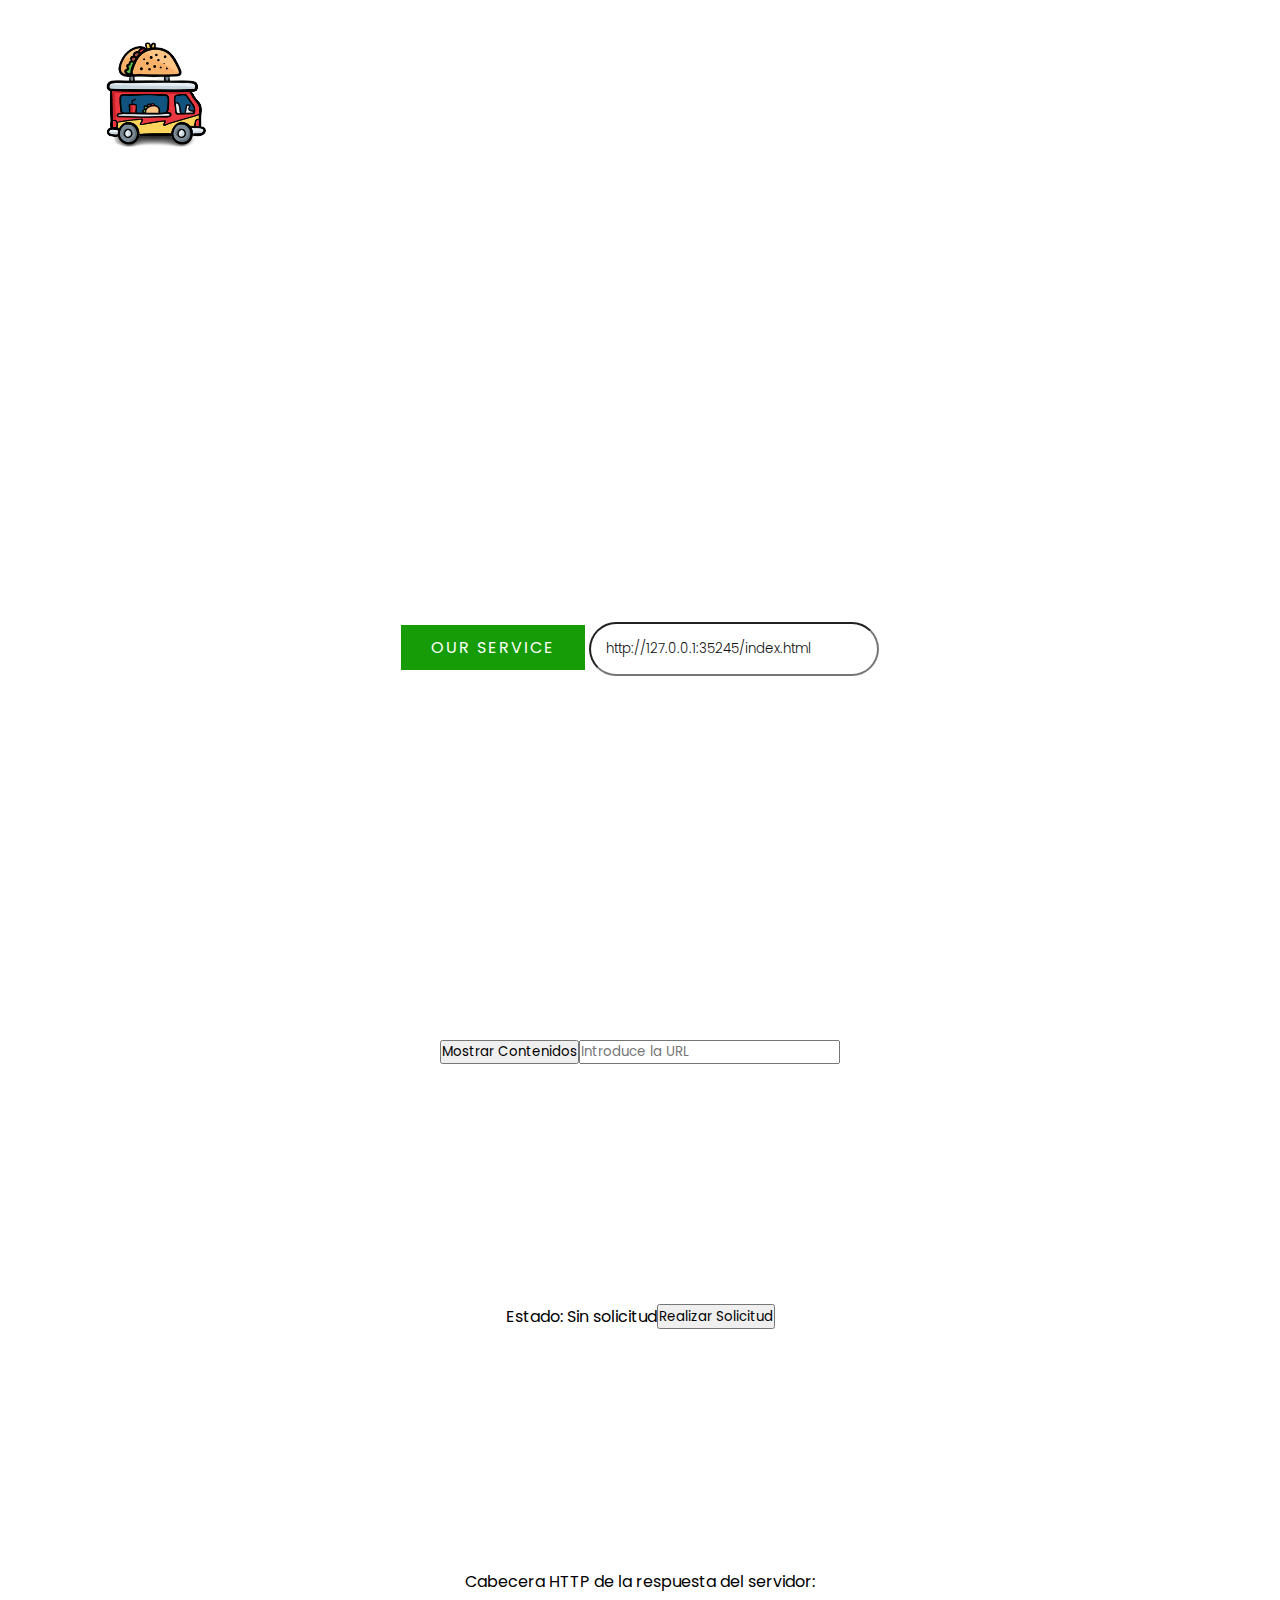
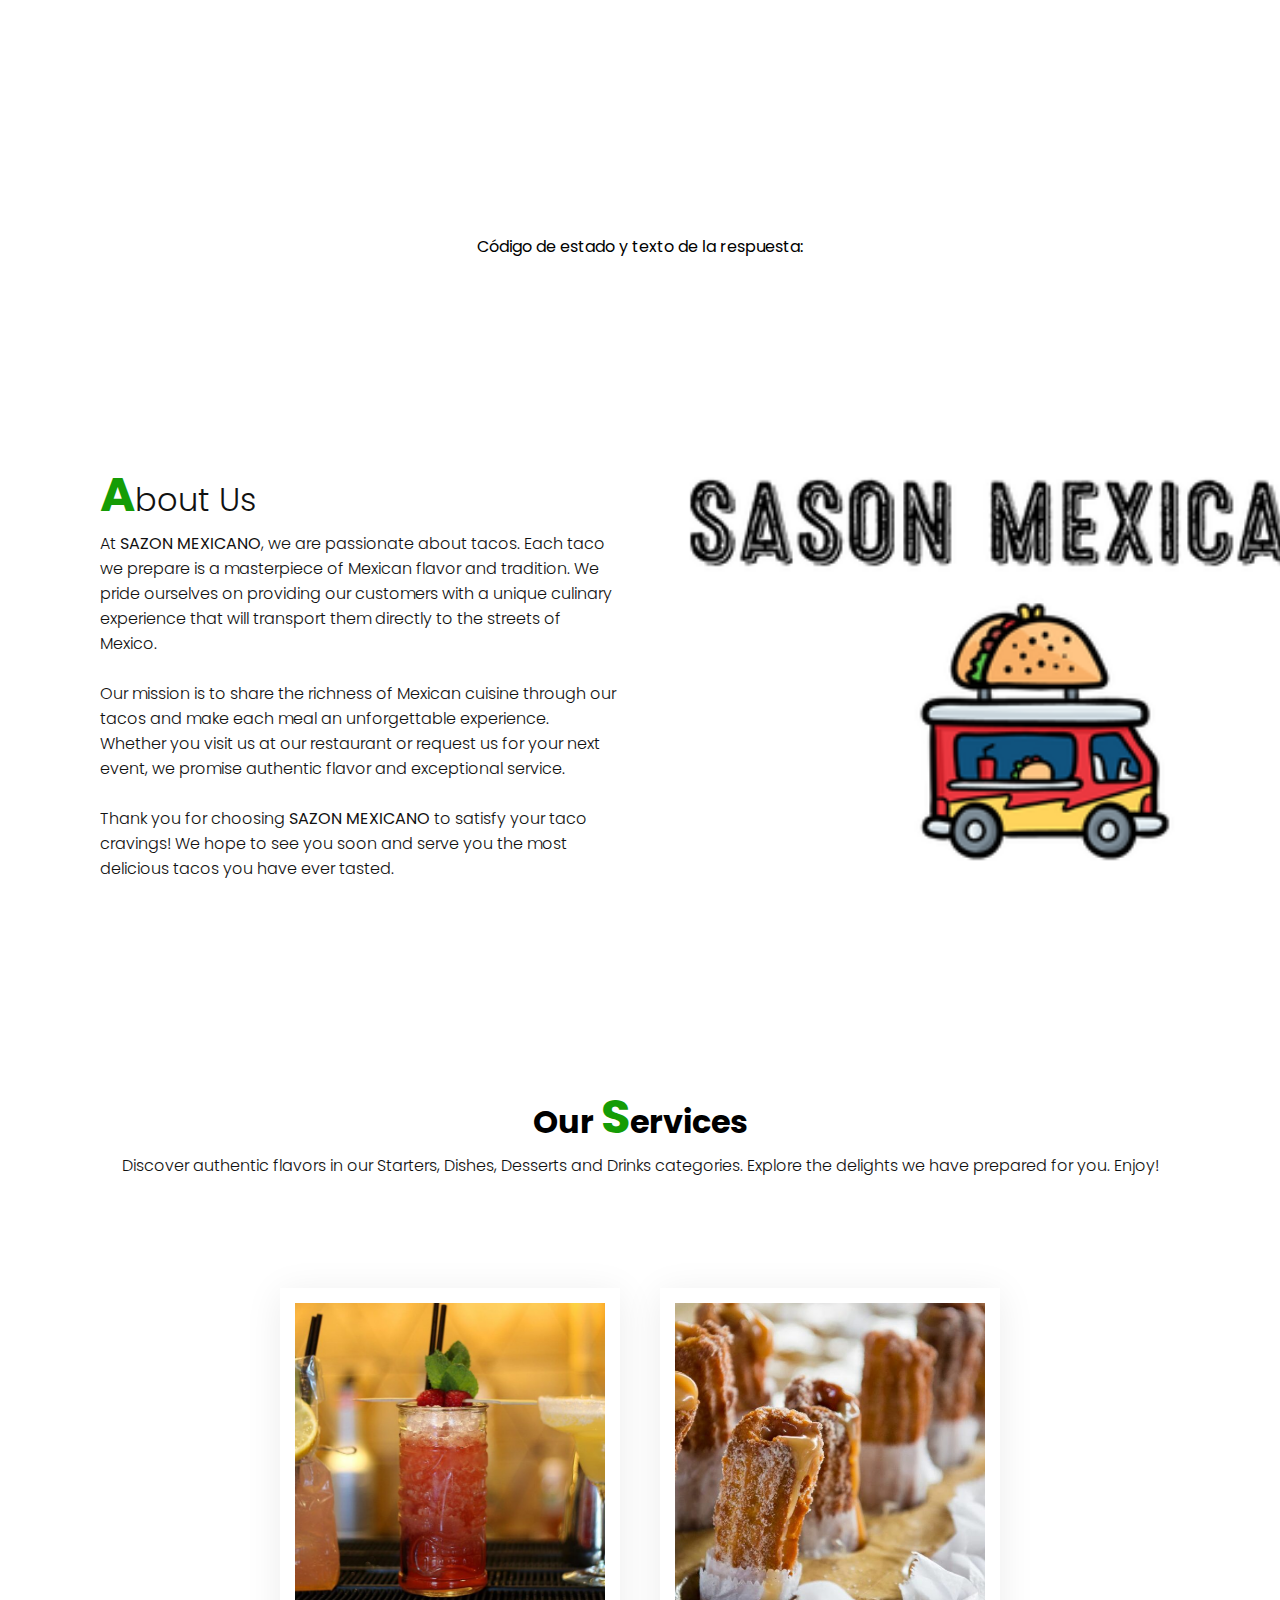
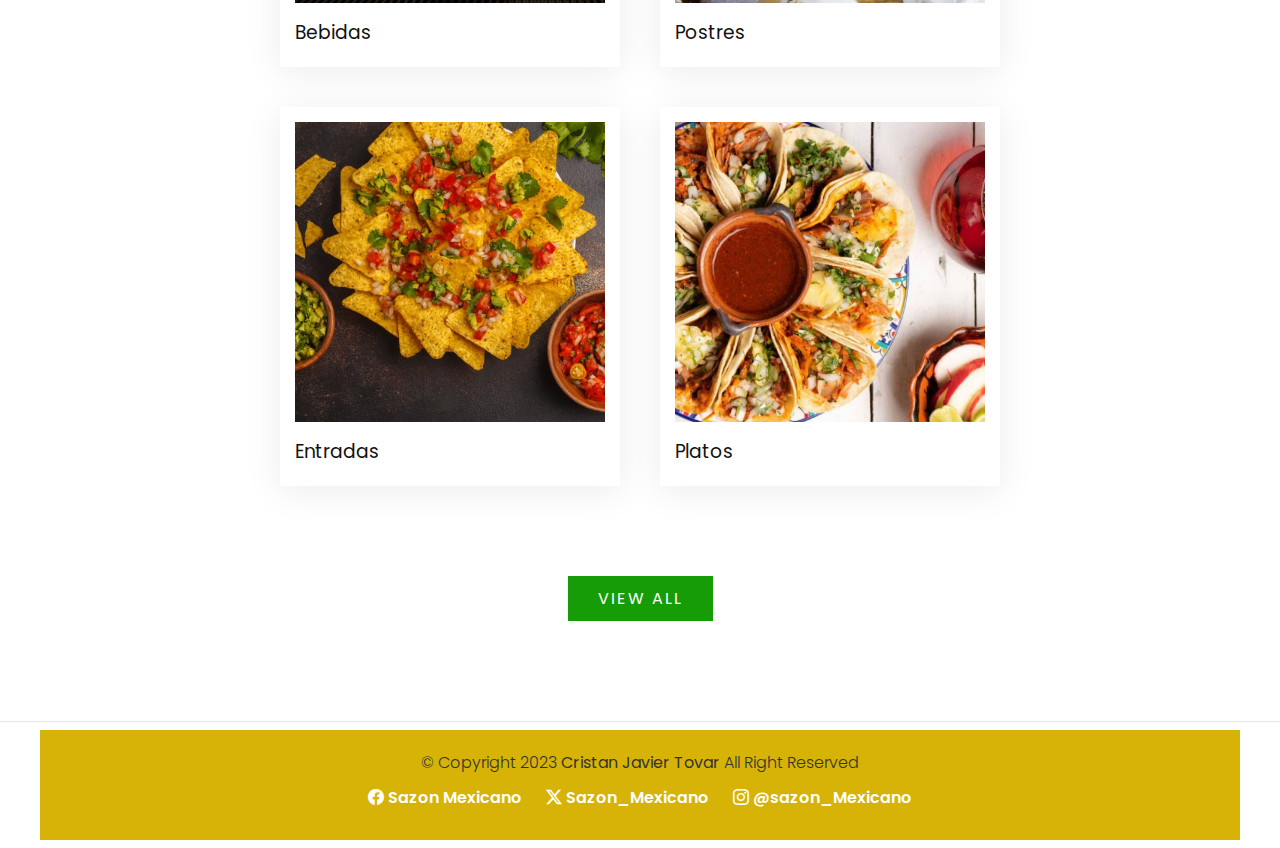
<file: index.html>
<html>
  <head>
    <meta charset="UTF-8" />
    <meta name="viewport" content="width=device-width, initial-scale=1.0" />
    <link rel="stylesheet" type="text/css" href="css/style.css" />
    <title>Taqueria</title>
    <link rel="stylesheet" href="https://cdn.jsdelivr.net/npm/bootstrap-icons@1.11.1/font/bootstrap-icons.css">
  </head>
  <body>
    <header>
      <a href="#" class="logo"><img src="img/logo.png"><b>SAZON MEXICANO</b></a>
      <div class="menuToggle" onclick="toggleMenu()"></div>
      <ul class="navigation">
        <li><a href="#banner" onclick="toggleMenu()">Home</a></li>
        <li><a href="#about" onclick="toggleMenu()">About</a></li>
        <li><a href="menu.html" onclick="toggleMenu()">Menu</a></li>
        <li><a href="confirmacion.html" onclick="toggleMenu()">Contact</a></li>
      </ul>
    </header>
    <section class="banner" id="banner">
      <div class="content">
        <h2>Always choose the best </h2>
        <p>
          At <b>SAZON MEXICANO</b> , we are dedicated to bringing the authentic taco 
          experience to your palate. Our commitment is to offer you the most 
          delicious flavors of Mexican cuisine, prepared with fresh ingredients 
          of the highest quality.
        </p>
        <a href="#menu" class="btn">Our service</a>
        <input class="urlBox"  type="text" id="urlBox" readonly>
      </div>
    </section>

    <section class="ajax" id="ajax">
      <input type="text" id="urlBox2" placeholder="Introduce la URL">
      <button onclick="mostrarContenido()">Mostrar Contenidos</button>
      <div id="zonaContenidos"></div>
    </section>

    <section class="ajax" id="ajax">
      <button onclick="realizarSolicitud()">Realizar Solicitud</button>
      <div id="zonaEstados">Estado: Sin solicitud</div>
    </section>

    <section class="ajax" id="ajax">
      <div id="zonaCabeceras">Cabecera HTTP de la respuesta del servidor:</div>
    </section>

    <section class="ajax" id="ajax">
      <div id="zonaCodigoEstado">Código de estado y texto de la respuesta:</div>
    </section>

    <section class="about" id="about">
      <div class="row">
        <div class="col50">
          <h2 class="titeText"><span>A</span>bout Us</h2>
          <p>
            At <b>SAZON MEXICANO</b>, we are passionate about tacos. 
            Each taco we prepare is a masterpiece of Mexican flavor and tradition. 
            We pride ourselves on providing our customers with a unique culinary 
            experience that will transport them directly to the streets of Mexico.
            <br /><br />
            Our mission is to share the richness of Mexican cuisine through 
            our tacos and make each meal an unforgettable experience. Whether 
            you visit us at our restaurant or request us for your next event, 
            we promise authentic flavor and exceptional service.
            <br /><br />
            Thank you for choosing <b>SAZON MEXICANO</b> to satisfy your 
            taco cravings! We hope to see you soon and serve you the most 
            delicious tacos you have ever tasted.
          </p>
        </div>
        <div class="col50">
          <div class="imgBx">
            <img
              src="img/logo-grande.png"
            />
          </div>
        </div>
      </div>
    </section>
    <section class="menu" id="menu">
      <div class="title">
        <h1 class="titleText">Our <span>S</span>ervices</h1>
        <p>
          Discover authentic flavors in our Starters, Dishes, 
          Desserts and Drinks categories. Explore the delights 
          we have prepared for you. Enjoy!
        </p>
      </div>
      <br /><br />
      <div class="content">
        <div class="box">
          <div class="imgBx">
            <img
              src="img/postre.jpeg"
              alt=""
            />
          </div>
          <div class="text">
            <h3>Postres</h3>
          </div>
        </div>
        <div class="box">
          <div class="imgBx">
            <img
              src="img/bebidas.jpeg"
              alt=""
            />
          </div>
          <div class="text">
            <h3>Bebidas</h3>
          </div>
        </div>
        <div class="box">
          <div class="imgBx">
            <img
              src="img/plato.jpeg"
              alt=""
            />
          </div>
          <div class="text">
            <h3>Platos</h3>
          </div>
        </div>
        <div class="box">
          <div class="imgBx">
            <img
              src="img/entrada.webp"
              alt=""
            />
          </div>
          <div class="text">
            <h3>Entradas</h3>
          </div>
        </div>
      </div>
      <br /><br />
      <div class="title">
        <a href="menu.html" class="btn">View All</a>
      </div>
    </section>
    <div class="copyrightText">
      <footer>
        <div class="footer-content">
          <p>&copy; Copyright 2023 <b>Cristan Javier Tovar</b> All Right Reserved</p>
          <ul class="social-links">
            <li><a href="#" target="_blank"><i class="bi bi-facebook"></i> Sazon Mexicano</a></li>
            <li><a href="#" target="_blank"><i class="bi bi-twitter-x"></i> Sazon_Mexicano</a></li>
            <li><a href="#" target="_blank"><i class="bi bi-instagram"></i> @sazon_Mexicano</a></li>
          </ul>
        </div>
      </footer>
    </div>
    
    <script src="js/script.js"></script>
    <script src="https://code.jquery.com/jquery-3.6.0.min.js"></script>
  </body>
</html>
</file>
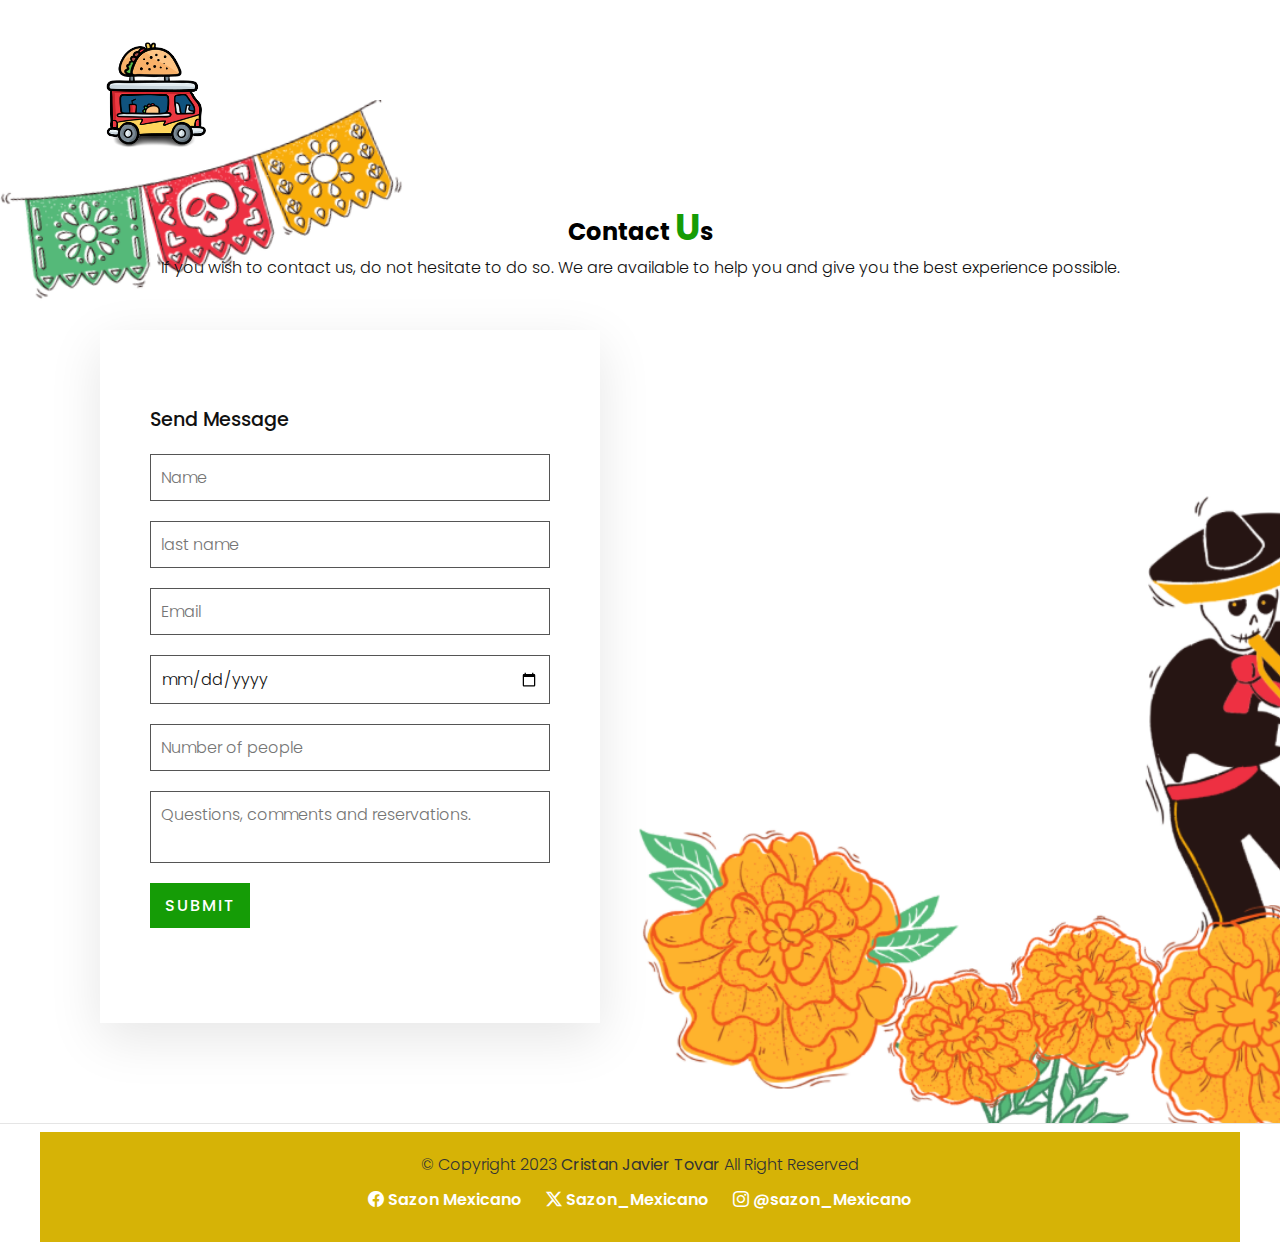
<file: confirmacion.html>
<html>
  <head>
    <meta charset="UTF-8" />
    <meta name="viewport" content="width=device-width, initial-scale=1.0" />
    <link rel="stylesheet" type="text/css" href="css/style.css" />
    <title>Taqueria</title>
    <link rel="stylesheet" href="https://cdn.jsdelivr.net/npm/bootstrap-icons@1.11.1/font/bootstrap-icons.css">

  </head>
  <body>
    <header>
        <a href="#" class="logo"><img src="img/logo.png"><b>SAZON MEXICANO</b></a>
        <div class="menuToggle" onclick="toggleMenu()"></div>
        <ul class="navigation">
          <li><a href="index.html" onclick="toggleMenu()">Home</a></li>
          <li><a href="index.html" onclick="toggleMenu()">About</a></li>
          <li><a href="menu.html" onclick="toggleMenu()">Menu</a></li>
          <li><a href="confirmacion.html" onclick="toggleMenu()">Contact</a></li>
      </ul>
    </header>
    <br /><br /><br /><br />
    <section class="contact" id="contact" style="background: url('img/fondo-contacto.png');
    background-size: cover;">
      <div class="title">
        <h2 class="titleText">Contact <span>U</span>s</h2>
        <p>
          If you wish to contact us, do not hesitate to do so. We are available 
          to help you and give you the best experience possible.
        </p>
      </div>
      <div class="contactForm">
        <h3>Send Message</h3>
        <div class="inputBox">
          <input type="text" placeholder="Name" />
        </div>
        <div class="inputBox">
            <input type="text" placeholder="last name" />
          </div>
        <div class="inputBox">
          <input type="text" placeholder="Email" />
        </div>
        <div class="inputBox">
            <input type="date" placeholder="date" />
        </div>
        <div class="inputBox">
            <input type="number" placeholder="Number of people" />
        </div>
        <div class="inputBox">
          <textarea placeholder="Questions, comments and reservations."></textarea>
        </div>
        <div class="inputBox">
          <input type="submit" placeholder="Send" />
        </div>
      </div>
    </section>
    <div class="copyrightText">
        <footer>
          <div class="footer-content">
            <p>&copy; Copyright 2023 <b>Cristan Javier Tovar</b> All Right Reserved</p>
            <ul class="social-links">
              <li><a href="#" target="_blank"><i class="bi bi-facebook"></i> Sazon Mexicano</a></li>
              <li><a href="#" target="_blank"><i class="bi bi-twitter-x"></i> Sazon_Mexicano</a></li>
              <li><a href="#" target="_blank"><i class="bi bi-instagram"></i> @sazon_Mexicano</a></li>
            </ul>
          </div>
        </footer>
      </div>
    <script src="js/script.js"></script>
  </body>
</html>
</file>
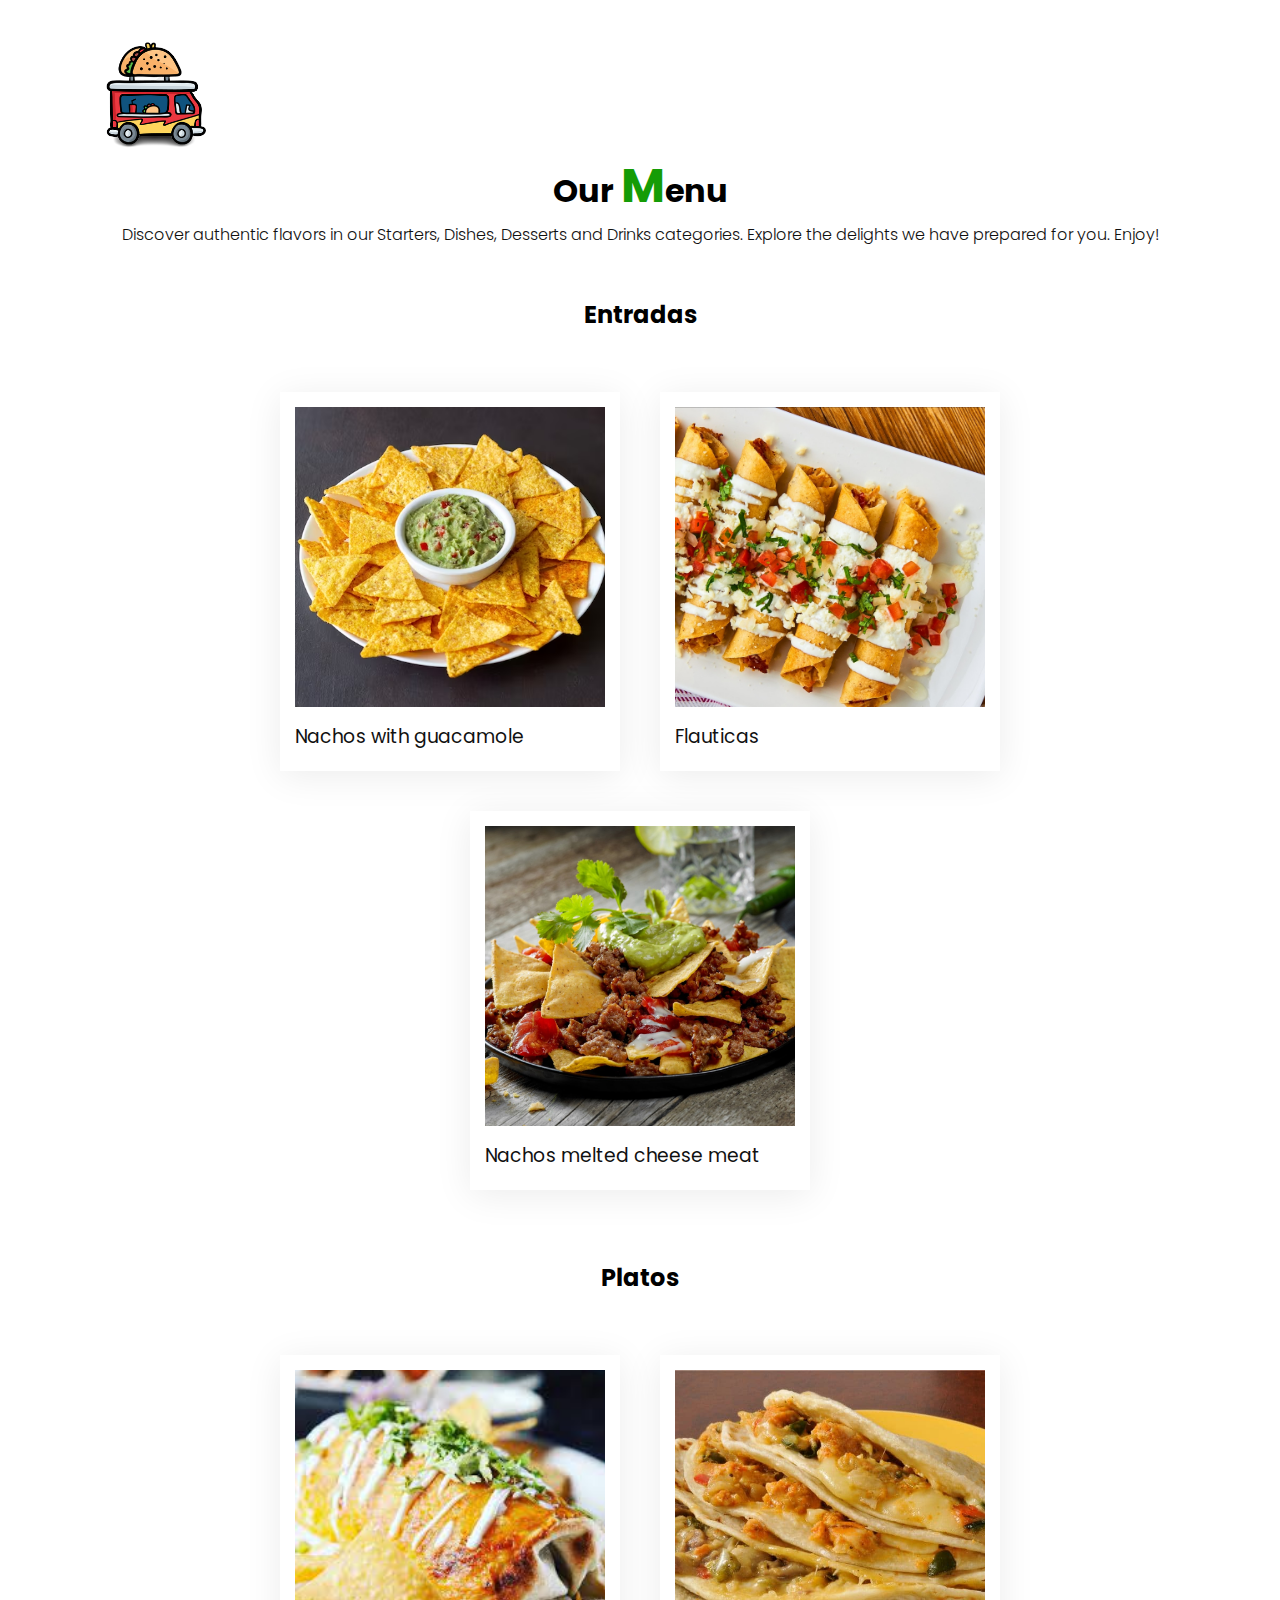
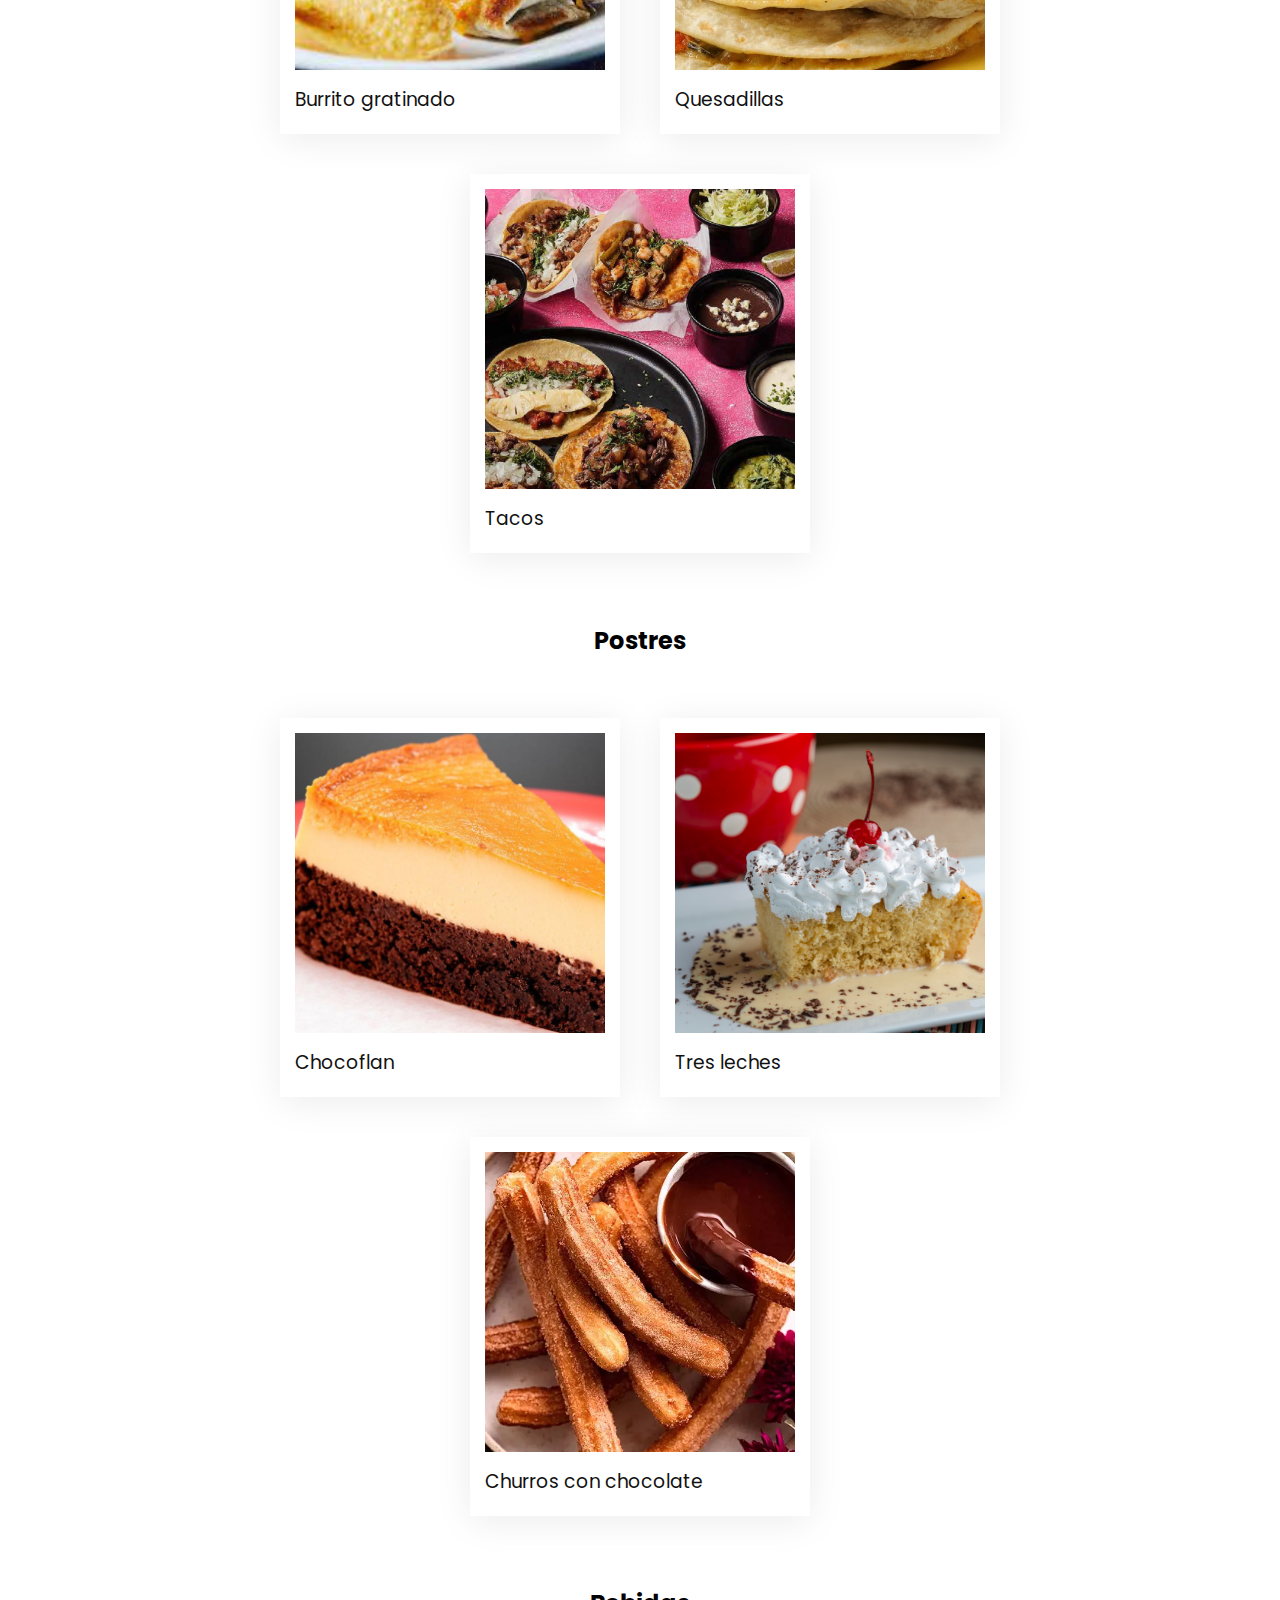
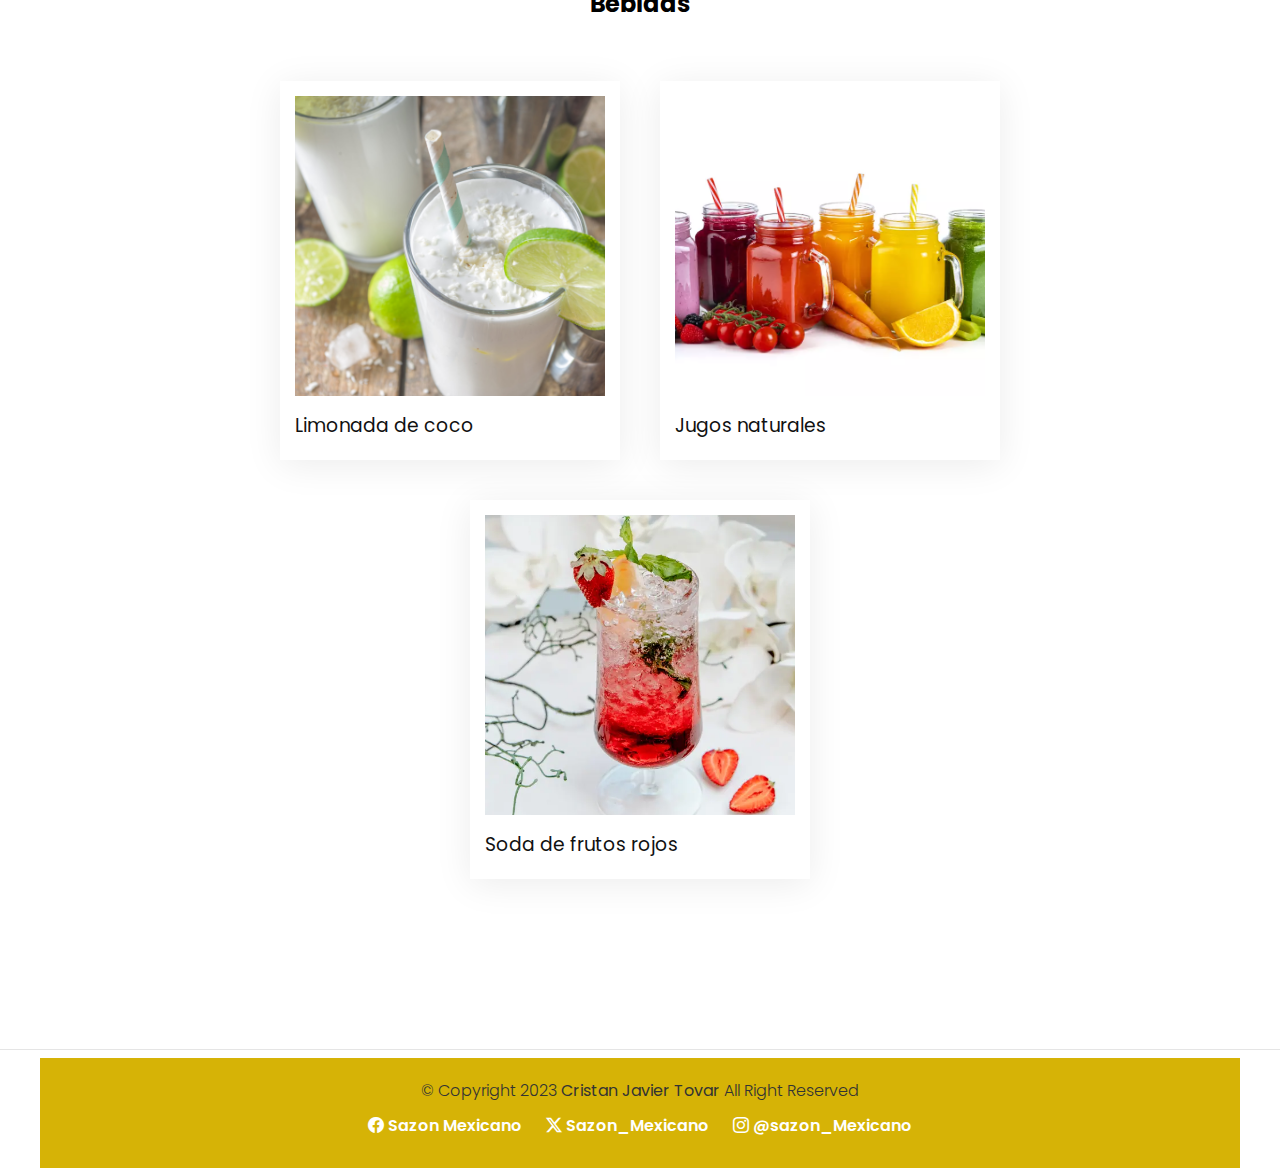
<file: menu.html>
<html>
  <head>
    <meta charset="UTF-8" />
    <meta name="viewport" content="width=device-width, initial-scale=1.0" />
    <link rel="stylesheet" type="text/css" href="css/style.css" />
    <title>Taqueria</title>
    <link rel="stylesheet" href="https://cdn.jsdelivr.net/npm/bootstrap-icons@1.11.1/font/bootstrap-icons.css">

  </head>
  <body>
    <header>
      <a href="#" class="logo"><img src="img/logo.png"><b>SAZON MEXICANO</b></a>
      <div class="menuToggle" onclick="toggleMenu()"></div>
      <ul class="navigation">
        <li><a href="index.html" onclick="toggleMenu()">Home</a></li>
        <li><a href="index.html" onclick="toggleMenu()">About</a></li>
        <li><a href="menu.html" onclick="toggleMenu()">Menu</a></li>
        <li><a href="confirmacion.html" onclick="toggleMenu()">Contact</a></li>
      </ul>
    </header>
    <br /><br />
    <section class="menu" id="menu">
      <div class="title">
        <h1 class="titleText">Our <span>M</span>enu</h1>
        <p>
          Discover authentic flavors in our Starters, Dishes, 
          Desserts and Drinks categories. Explore the delights 
          we have prepared for you. Enjoy!
        </p>
      </div>
      <br /><br />
      <h2 class="titleText"><center>Entradas</center></h2>
      <div class="content">
        <div class="box">
          <div class="imgBx">
            <img
              src="img/flauticas.jpeg"
              alt=""
            />
          </div>
          <div class="text">
            <h3>Flauticas</h3>
          </div>
        </div>
        <div class="box">
          <div class="imgBx">
            <img
              src="img/guacamole-nachos.avif"
              alt=""
            />
          </div>
          <div class="text">
            <h3>Nachos with guacamole</h3>
          </div>
        </div>
        <div class="box">
          <div class="imgBx">
            <img
              src="img/nachos-queso-carne.jpeg"
              alt=""
            />
          </div>
          <div class="text">
            <h3>Nachos melted cheese meat</h3>
          </div>
        </div>
      </div>
      <br /><br />
      <h2 class="titleText"><center>Platos</center></h2>
      <div class="content">
        <div class="box">
          <div class="imgBx">
            <img
              src="img/quesadillas.jpeg"
              alt=""
            />
          </div>
          <div class="text">
            <h3>Quesadillas</h3>
          </div>
        </div>
        <div class="box">
          <div class="imgBx">
            <img
              src="img/burrito.jpeg"
              alt=""
            />
          </div>
          <div class="text">
            <h3>Burrito gratinado</h3>
          </div>
        </div>
        <div class="box">
          <div class="imgBx">
            <img
              src="img/tacos.png"
              alt=""
            />
          </div>
          <div class="text">
            <h3>Tacos</h3>
          </div>
        </div>
      </div>
      <br /><br />
      <h2 class="titleText"><center>Postres</center></h2>
      <div class="content">
        <div class="box">
          <div class="imgBx">
            <img
              src="img/tres-leches.jpeg"
              alt=""
            />
          </div>
          <div class="text">
            <h3>Tres leches</h3>
          </div>
        </div>
        <div class="box">
          <div class="imgBx">
            <img
              src="img/chocoflan.jpeg"
              alt=""
            />
          </div>
          <div class="text">
            <h3>Chocoflan</h3>
          </div>
        </div>
        <div class="box">
          <div class="imgBx">
            <img
              src="img/churros-chocolate.webp"
              alt=""
            />
          </div>
          <div class="text">
            <h3>Churros con chocolate</h3>
          </div>
        </div>
      </div>
      <br /><br />
      <h2 class="titleText"><center>Bebidas</center></h2>
      <div class="content">
        <div class="box">
          <div class="imgBx">
            <img
              src="img/jugos.webp"
              alt=""
            />
          </div>
          <div class="text">
            <h3>Jugos naturales</h3>
          </div>
        </div>
        <div class="box">
          <div class="imgBx">
            <img
              src="img/Limonada-coco.jpeg"
              alt=""
            />
          </div>
          <div class="text">
            <h3>Limonada de coco</h3>
          </div>
        </div>
        <div class="box">
          <div class="imgBx">
            <img
              src="img/soda-frutosrojos.webp"
              alt=""
            />
          </div>
          <div class="text">
            <h3>Soda de frutos rojos</h3>
          </div>
        </div>
      </div>
      <br /><br />

    </section>

    <div class="copyrightText">
        <footer>
          <div class="footer-content">
            <p>&copy; Copyright 2023 <b>Cristan Javier Tovar</b> All Right Reserved</p>
            <ul class="social-links">
              <li><a href="#" target="_blank"><i class="bi bi-facebook"></i> Sazon Mexicano</a></li>
              <li><a href="#" target="_blank"><i class="bi bi-twitter-x"></i> Sazon_Mexicano</a></li>
              <li><a href="#" target="_blank"><i class="bi bi-instagram"></i> @sazon_Mexicano</a></li>
            </ul>
          </div>
        </footer>
      </div>
    <script src="js/script.js"></script>
  </body>
</html>
</file>
<file: css/style.css>
@import url('https://fonts.googleapis.com/css?family=Poppins:200,300,400,500,600,700,800,900&display=swap');
* {
  margin: 0;
  padding: 0;
  box-sizing: border-box;
  font-family: 'Poppins', sans-serif;
  scroll-behavior: smooth;
}
body {
  min-height: 1000px;
}
p {
  font-weight: 300;
  color: #111;
}
header {
  position: fixed;
  top: 0;
  left: 0;
  width: 100%;
  padding: 40px 100px;
  z-index: 10000;
  display: flex;
  justify-content: space-between;
  align-items: center;
  transition: 0.5s;
}
.sticky {
  background-color: #fff;
  padding: 10px 100px;
  box-shadow: 0 5px 20px rgba(0, 0, 0, 0.05);
}
header .logo {
  color: #fff;
  font-size: 2em;
  text-decoration: none;
  display: flex;
}
.sticky .logo {
  color: #111;
}
header .logo img {
    width: 7rem;
    border-radius: 20px;
    display: flex;
}
header .navigation {
  position: relative;
  display: flex;
}
header .navigation li {
  list-style: none;
  margin-left: 30px;
}
header .navigation li a {
  text-decoration: none;
  color: #fff;
  font-size: 1.5rem;
}
.sticky .navigation li a {
  color: #111;
}
header .navigation li a:hover {
  color: #159c06;
}
.banner {
  position: relative;
  width: 100%;
  height: 100vh;
  display: flex;
  justify-content: center;
  align-items: center;
  background: url('https://www.elespectador.com/resizer/mhjKGPoxEw3KwuxTLH2wyFlaaZE=/arc-anglerfish-arc2-prod-elespectador/public/LQGRLP3KGFAR5JVP45JSXETKLQ.jpg');
  background-size: cover;
  background-position: center;
}
.banner .content {
  max-width: 900px;
  text-align: center;
}
.banner .content h2 {
  font-size: 5em;
  color: #fff;
}
.banner .content p {
  font-size: 1.5em;
  color: #fff;
}
.btn {
  font-size: 1em;
  color: #fff;
  background: #159c06;
  display: inline-block;
  padding: 10px 30px;
  margin-top: 20px;
  text-transform: uppercase;
  text-decoration: none;
  letter-spacing: 2px;
  transition: 0.5s;
}
.btn:hover {
  letter-spacing: 6px;
}
section {
  padding: 100px;
}
.row {
  position: relative;
  width: 100%;
  display: flex;
  justify-content: space-between;
}
.row .col50 {
  position: relative;
  width: 48%;
}
.titeText {
  color: #111;
  font-size: 2em;
  font-weight: 300;
}
span {
  color: #159c06;
  font-weight: 700;
  font-size: 1.5em;
}
.row .col50 .imgBx {
  position: relative;
  width: 100%;
  /* min-height: 300px; */
  height: 100%;
}
.row .col50 .imgBx img {
  position: absolute;
  top: 0;
  left: 0;
  width: auto;
  height: 100%;
  object-fit: cover;
}
.title {
  width: 100%;
  display: flex;
  justify-content: center;
  align-items: center;
  flex-direction: column;
}
.menu .content {
  display: flex;
  justify-content: center;
  flex-direction: row-reverse;
  flex-wrap: wrap;
  margin-top: 40px;
}
.menu .content .box {
  width: 340px;
  margin: 20px;
  border: 15px solid #fff;
  box-shadow: 0 5px 35px rgba(0, 0, 0, 0.08);
  transition: all 0.25s;
}

.menu .content .box:hover  {
  transform: translateY(-20px);
}

.menu .content .box .imgBx {
  position: relative;
  width: 100%;
  height: 300px;
}
.menu .content .box .imgBx img {
  position: absolute;
  top: 0;
  left: 0;
  width: 100%;
  height: 100%;
  object-fit: cover;
}
.menu .content .box .text {
  padding: 15px 0 5px;
}
.menu .content .box .text h3 {
  font-weight: 400;
  color: #111;
}
.expert .content {
  display: flex;
  justify-content: center;
  flex-wrap: wrap;
  flex-direction: row;
  margin-top: 40px;
}
.expert .content .box {
  width: 250px;
  margin: 15px;
}
.expert .content .box .imgBx {
  position: relative;
  width: 100%;
  height: 300px;
}
.expert .content .box .imgBx img {
  position: absolute;
  top: 0;
  left: 0;
  width: 100%;
  height: 100%;
  object-fit: cover;
}
.expert .content .box .text {
  padding: 15px 0 5px;
}
.expert .content .box .text h3 {
  font-weight: 400;
  color: #111;
}

.contact {
  background: url('img/fondo-contacto.png');
  background-size: cover;
}
.contactForm {
  padding: 75px 50px;
  background: #fff;
  box-shadow: 0 15px 50px rgba(0, 0, 0, 0.1);
  max-width: 500px;
  margin-top: 50px;
}
.contactForm h3 {
  color: #111;
  font-size: 1.2em;
  margin-bottom: 20px;
  font-weight: 500;
}
.contactForm .inputBox {
  position: relative;
  width: 100%;
  margin-bottom: 20px;
}
.contactForm .inputBox input,
.contactForm .inputBox textarea {
  width: 100%;
  border: 1px solid #555;
  padding: 10px;
  color: #111;
  outline: none;
  font-size: 16px;
  font-weight: 300;
  resize: none;
}
.contactForm .inputBox input[type='submit'] {
  font-size: 1em;
  color: #fff;
  background-color: #159c06;
  display: inline-block;
  text-transform: uppercase;
  text-decoration: none;
  letter-spacing: 2px;
  transition: 0.5s;
  max-width: 100px;
  font-weight: 500;
  border: none;
  cursor: pointer;
}
.copyrightText {
  padding: 8px 40px;
  border-top: 1px solid rgba(0, 0, 0, 0.1);
  text-align: center;
}
.copyrightText p {
  color: #333;
}
.copyrightText a {
  color: #159c06;
  font-weight: 600;
  text-decoration: none;
}
@media (max-width: 991px) {
  header,
  header .sticky {
    padding: 10px 20px;
  }
  header .navigation {
    display: none;
  }
  header .navigation.active {
    width: 100%;
    height: calc(100% - 68px);
    position: fixed;
    top: 68px;
    left: 0;
    display: flex;
    justify-content: center;
    align-items: center;
    flex-direction: column;
    background: #fff;
  }
  header .navigation li {
    margin-left: 0;
  }
  header .navigation li a {
    color: #111;
    font-size: 1.6em;
  }
  .menuToggle {
    position: relative;
    width: 40px;
    height: 40px;
    background: url('https://lh3.googleusercontent.com/u/0/d/1abH3EQsB3dcp9SAU0iYciKs0btvl5fWB=w1125-h657-iv1');
    background-size: 30px;
    background-repeat: no-repeat;
    background-position: center;
    cursor: pointer;
  }
  .menuToggle.active {
    background: url('https://lh3.googleusercontent.com/u/0/d/1xlluSvPa-j-cDgT_XML_5ztWkNldr1LF=w1125-h657-iv1');
    background-size: 25px;
    background-repeat: no-repeat;
    background-position: center;
  }
  header.sticky .menuToggle {
    filter: invert(1);
  }
  section {
    padding: 20px;
  }
  .banner .content h2 {
    font-size: 3em;
    color: #fff;
  }
  .row {
    flex-direction: column;
  }
  .row .col50 {
    position: relative;
    width: 100%;
  }
  .row .col50 .imgBx {
    height: 300px;
    margin-top: 20px;
  }
  .menu .content {
    margin-top: 20px;
  }
  .menu .content .box {
    margin: 10px;
  }
  .menu .content .box .imgBx {
    height: 260px;
  }
  .title {
    text-align: center;
  }
  .titleText {
    font-size: 1.8em;
    line-height: 1.5em;
    margin-bottom: 15px;
    font-weight: 300;
  }
  .testimonials .content .box {
    width: 340px;
    margin: 10px;
    padding: 20px;
  }
  .contactForm {
    padding: 35px 40px;
  }
}
@media (max-width: 48px) {
  .banner .content h2 {
    font-size: 2.2em;
    color: #fff;
  }
}
footer {
  background-color: #d6b306;
  color: #fff;
  text-align: center;
  padding: 20px 0;
}

.footer-content {
  display: flex;
  flex-direction: column;
  align-items: center;
}

p {
  margin: 0;
}

.social-links {
  list-style: none;
  padding: 0;
  margin: 10px 0;
}

.social-links li {
  display: inline;
  margin: 0 10px;
}

.social-links a {
  color: #fff;
  text-decoration: none;
}

.social-links a:hover {
  text-decoration: underline;
}

.urlBox {
  border-radius: 40px;
  padding: 15px;
  color: #111;
  font-weight: 300;
}

.ajax{
  display: flex;
  justify-content: center;
  flex-direction: row-reverse;
  flex-wrap: wrap;
  margin-top: 40px;
}
</file>
